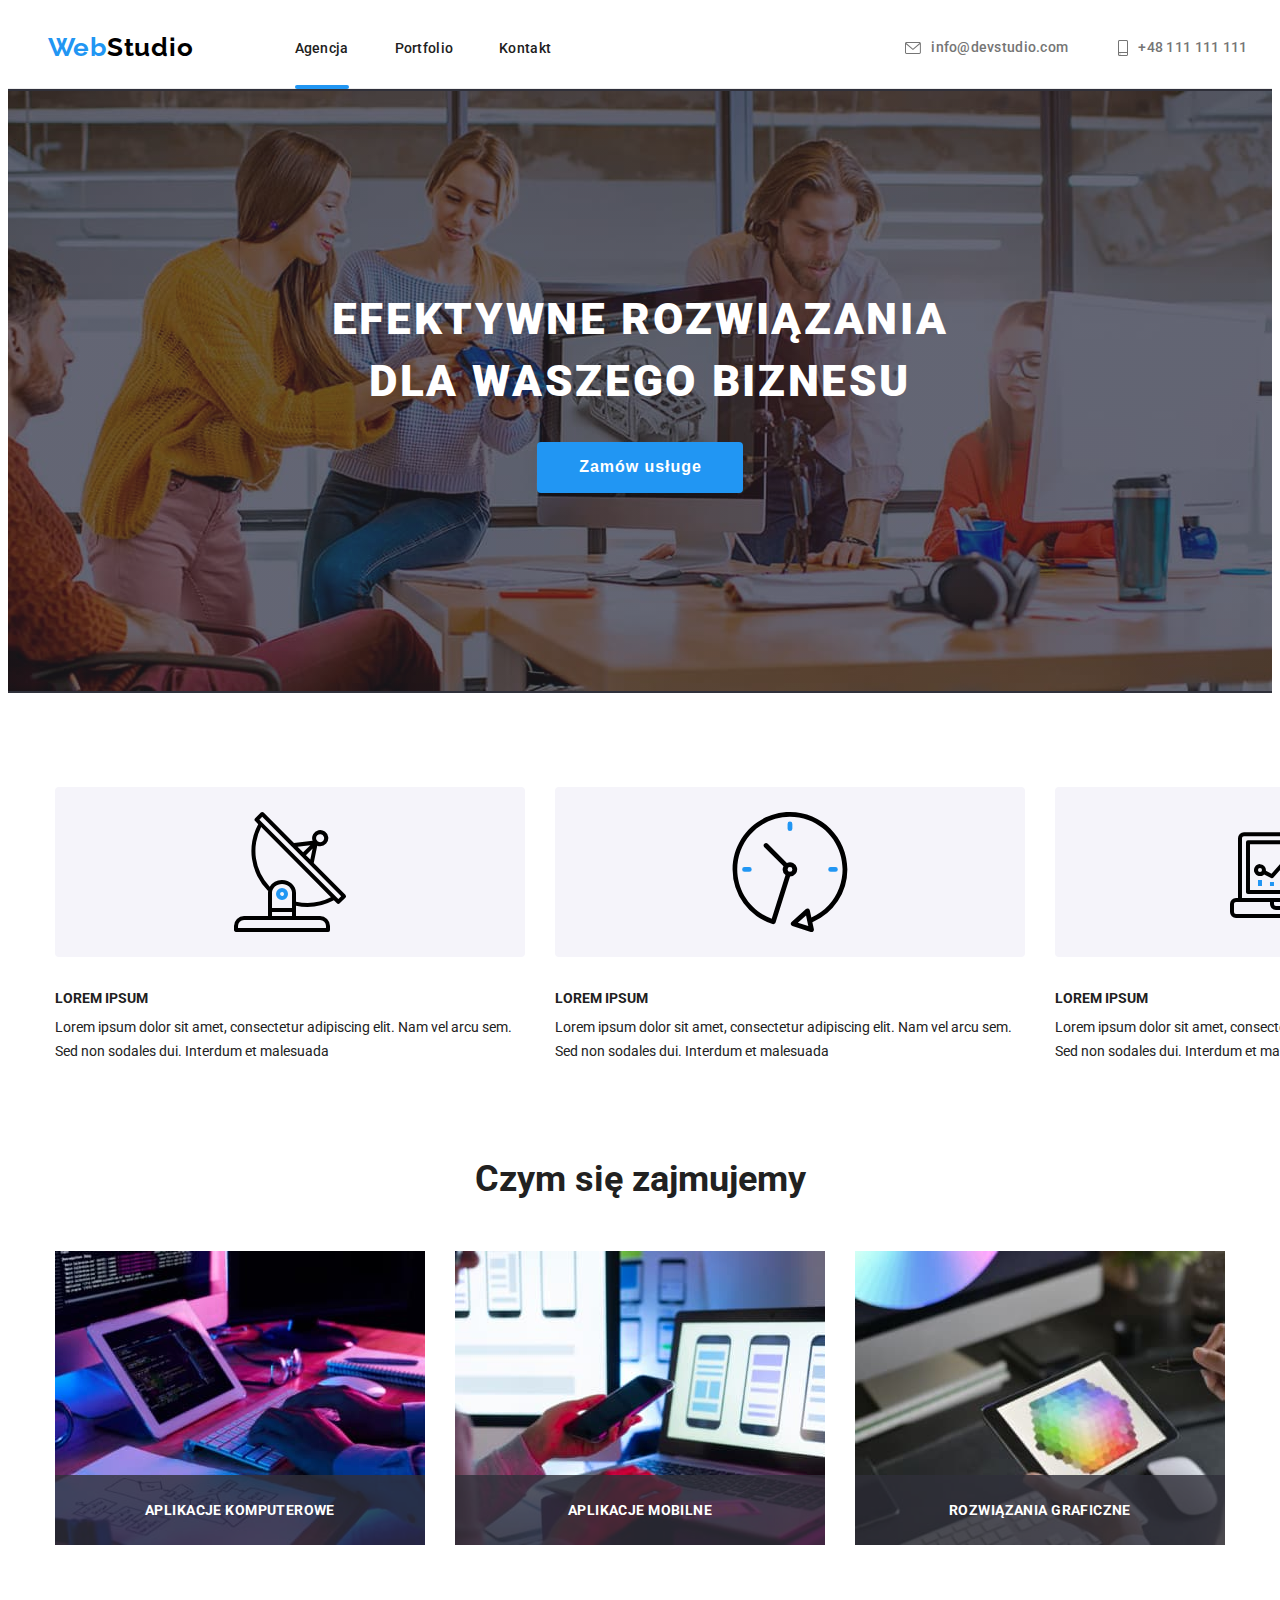
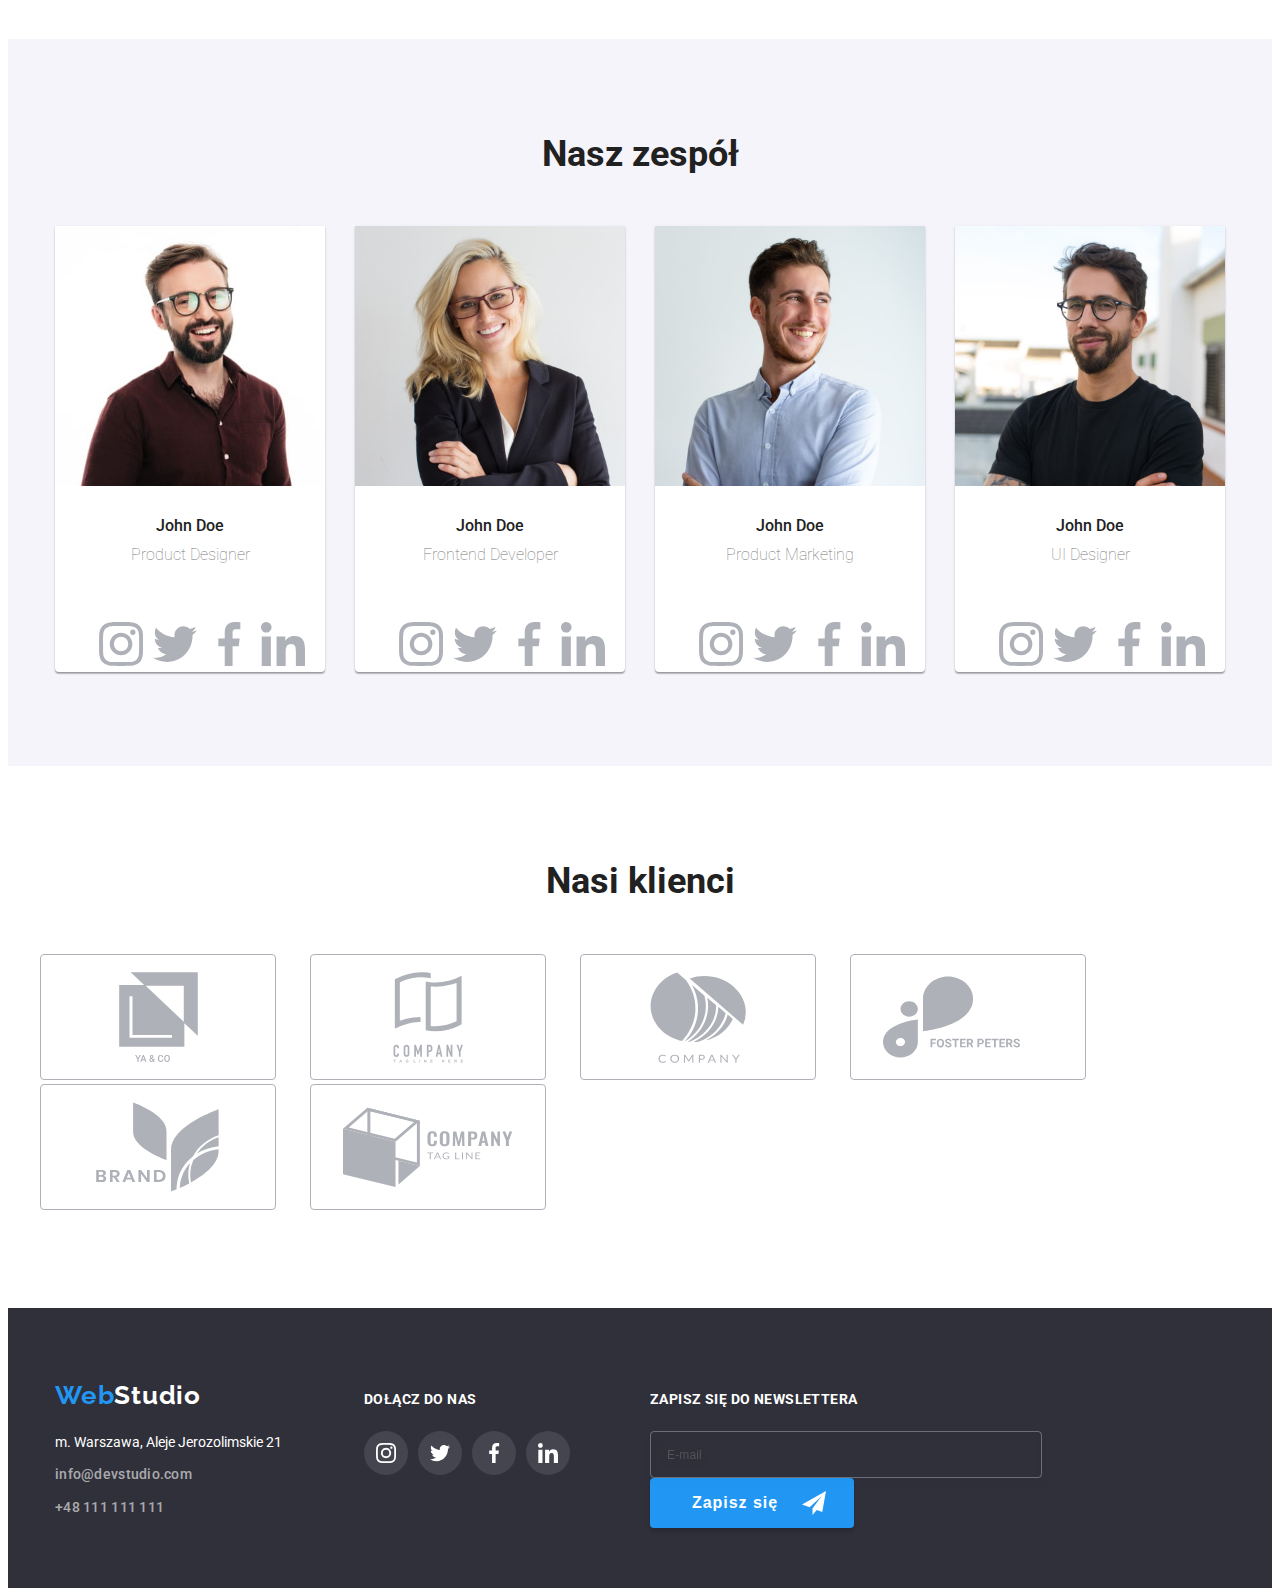
<file: index.html>
<!DOCTYPE html>
<html lang="pl">
  <head>
    <meta charset="UTF-8" />
    <meta http-equiv="X-UA-Compatible" content="IE=edge" />
    <meta name="viewport" content="width=device-width, initial-scale=1.0" />
    <title>Zadanie domowe #1</title>
    <link
      rel="stylesheet"
      href="https://cdnjs.cloudflare.com/ajax/libs/modern-normalize/1.1.0/modern-normalize.min.css"
      integrity="sha512-wpPYUAdjBVSE4KJnH1VR1HeZfpl1ub8YT/NKx4PuQ5NmX2tKuGu6U/JRp5y+Y8XG2tV+wKQpNHVUX03MfMFn9Q=="
      crossorigin="anonymous"
      referrerpolicy="no-referrer"
    />
    <link href="./css/styles.css" rel="stylesheet" />
    <link rel="preconnect" href="https://fonts.googleapis.com" />
    <link rel="preconnect" href="https://fonts.gstatic.com" crossorigin />
    <link
      href="https://fonts.googleapis.com/css2?family=Raleway:ital,wght@0,700;1,700&display=swap"
      rel="stylesheet"
    />
    <link rel="preconnect" href="https://fonts.googleapis.com" />
    <link rel="preconnect" href="https://fonts.gstatic.com" crossorigin />
    <link
      href="https://fonts.googleapis.com/css2?family=Raleway:ital,wght@0,700;1,700&family=Roboto:wght@400;500;700;900&display=swap"
      rel="stylesheet"
    />
  </head>
  <body>
    <header class="header">
      <div class="container">
        <a class="logo" href="index.html"><span class="logo-color">Web</span>Studio</a>
        <nav>
          <ul class="nav-list">
            <li><a class="nav-list-item active" href="index.html">Agencja</a></li>
            <li><a class="nav-list-item" href="portfolio.html">Portfolio</a></li>
            <li><a class="nav-list-item" href="#">Kontakt</a></li>
          </ul>
        </nav>
        <div class="contact">
          <a class="contact-links" href="mailto:info@devstudio.com">
            <svg class="contact-icon" width="16" height="12">
              <use href="./images/icons.svg#icon-envelope"></use>
            </svg>
            info@devstudio.com
          </a>
          <a class="contact-links" href="tel:+48111111111">
            <svg class="contact-icon" width="10" height="16">
              <use href="./images/icons.svg#icon-smartphone"></use>
            </svg>
            +48 111 111 111
          </a>
        </div>
      </div>
    </header>
    <main>
      <section class="first-section section">
        <div class="first-section-bg">
          <div class="container">
            <h1 class="main-heading">
              EFEKTYWNE ROZWIĄZANIA <br />
              DLA WASZEGO BIZNESU
            </h1>
            <button class="main-button" data-modal-open type="button">Zamów usługe</button>
            <div class="backdrop is-hidden" data-modal>
              <div class="modal">
                <button class="close-button" data-modal-close type="button">
                  <svg class="close-icon" width="30" height="30">
                    <use href="./images/icons.svg#icon-vector"></use>
                  </svg>
                </button>
                <p>Zostaw swoje dane w formularzu poniżej</p>
                <form>
                  <label for="username"> Imie </label>
                  <div class="form-area">
                    <svg width="12" height="12">
                      <use href="./images/icons.svg#contact-icon"></use>
                    </svg>
                    <input type="text" id="username" name="username" />
                  </div>
                  <label for="telephone"> Telefon </label>
                  <div class="form-area">
                    <svg width="13" height="13">
                      <use href="./images/icons.svg#icon-telephone"></use>
                    </svg>
                    <input type="text" id="telephone" name="telephone" />
                  </div>
                  <label for="email"> Email </label>
                  <div class="form-area">
                    <svg width="15" height="12">
                      <use href="./images/icons.svg#icon-email"></use>
                    </svg>
                    <input type="text" id="email" name="email" />
                  </div>
                  <label>
                    Komentarz
                    <textarea
                      class="comment-area"
                      id="comment"
                      rows="4"
                      name="comennt"
                      placeholder="Wprowadź tekst"
                    >
                    </textarea>
                  </label>
                </form>
                <div class="form-licens">
                  <label class="form-licens-checkbox">
                    <input class="checkbox" type="checkbox" name="acept" />
                    <span class="checkbox-icon">
                      <svg width="16" height="15">
                        <use href="./images/icons.svg#icon-check"></use>
                      </svg>
                    </span>
                  </label>
                  <span>
                    Oświadczam iż akceptuję <a class="form-links" href="#">Regulamin</a> i
                    <a class="form-links" href="#">Politykę Prywatności.</a>
                  </span>
                </div>
                <button class="button-send" type="submit">Wyślij</button>
              </div>
            </div>
          </div>
        </div>
      </section>
      <section class="our-strength section">
        <div class="container">
          <ul class="our-strength-list">
            <li class="our-strength-list-item">
              <svg class="our-strength-icon" width="70" height="70">
                <use href="./images/icons.svg#icon-antenna"></use>
              </svg>
              <h3>LOREM IPSUM</h3>
              <p>
                Lorem ipsum dolor sit amet, consectetur adipiscing elit. Nam vel arcu sem. Sed non
                sodales dui. Interdum et malesuada
              </p>
            </li>
            <li class="our-strength-list-item">
              <svg class="our-strength-icon" width="70" height="70">
                <use href="./images/icons.svg#icon-clock"></use>
              </svg>
              <h3>LOREM IPSUM</h3>
              <p>
                Lorem ipsum dolor sit amet, consectetur adipiscing elit. Nam vel arcu sem. Sed non
                sodales dui. Interdum et malesuada
              </p>
            </li>
            <li class="our-strength-list-item">
              <svg class="our-strength-icon" width="70" height="70">
                <use href="./images/icons.svg#icon-diagram"></use>
              </svg>
              <h3>LOREM IPSUM</h3>
              <p>
                Lorem ipsum dolor sit amet, consectetur adipiscing elit. Nam vel arcu sem. Sed non
                sodales dui. Interdum et malesuada
              </p>
            </li>
            <li class="our-strength-list-item">
              <svg class="our-strength-icon" width="70" height="70">
                <use href="./images/icons.svg#icon-astronaut"></use>
              </svg>
              <h3>LOREM IPSUM</h3>
              <p>
                Lorem ipsum dolor sit amet, consectetur adipiscing elit. Nam vel arcu sem. Sed non
                sodales dui. Interdum et malesuada
              </p>
            </li>
          </ul>
        </div>
      </section>
      <section class="what-we-do section">
        <div class="container">
          <h2>Czym się zajmujemy</h2>
          <div class="what-we-do-list">
            <figure class="what-we-do-item">
              <img src="./images/img1.jpg" alt="Kodowanie programu" width="370" height="294" />
              <figcaption class="what-we-do-description">Aplikacje komputerowe</figcaption>
            </figure>
            <figure class="what-we-do-item">
              <img
                src="./images/img2.jpg"
                alt="Testowanie aplikacji mobilnej"
                width="370"
                height="294"
              />
              <figcaption class="what-we-do-description">Aplikacje mobilne</figcaption>
            </figure>
            <figure class="what-we-do-item">
              <img src="./images/img3.jpg" alt="Tablet z paletą kolorów" width="370" height="294" />
              <figcaption class="what-we-do-description">Rozwiązania graficzne</figcaption>
            </figure>
          </div>
        </div>
      </section>
      <section class="our-team section">
        <div class="container">
          <h2>Nasz zespół</h2>
          <div class="our-team-list">
            <figure class="our-team-item">
              <img src="./images/img4.jpg" alt="zdjęcie John doe" width="270" height="260" />
              <figcaption>
                <h4>John Doe</h4>
                <p>Product Designer</p>
                <div class="our-team-icon-list">
                  <a class="our-team-social" href="#">
                    <svg class="our-team-icon" width="44" height="44">
                      <use href="./images/icons.svg#icon-instagram"></use>
                    </svg>
                  </a>
                  <a class="our-team-social" href="#">
                    <svg class="our-team-icon" width="44" height="44">
                      <use href="./images/icons.svg#icon-twitter"></use>
                    </svg>
                  </a>
                  <a class="our-team-social" href="#">
                    <svg class="our-team-icon" width="44" height="44">
                      <use href="./images/icons.svg#icon-facebook"></use>
                    </svg>
                  </a>
                  <a class="our-team-social" href="#">
                    <svg class="our-team-icon" width="44" height="44">
                      <use href="./images/icons.svg#icon-linkedin"></use>
                    </svg>
                  </a>
                </div>
              </figcaption>
            </figure>
            <figure class="our-team-item">
              <img src="./images/img5.jpg" alt="zdjęcie John doe" width="270" height="260" />
              <figcaption>
                <h4>John Doe</h4>
                <p>Frontend Developer</p>
                <div class="our-team-icon-list">
                  <a class="our-team-social" href="#">
                    <svg class="our-team-icon" width="44" height="44">
                      <use href="./images/icons.svg#icon-instagram"></use>
                    </svg>
                  </a>
                  <a class="our-team-social" href="#">
                    <svg class="our-team-icon" width="44" height="44">
                      <use href="./images/icons.svg#icon-twitter"></use>
                    </svg>
                  </a>
                  <a class="our-team-social" href="#">
                    <svg class="our-team-icon" width="44" height="44">
                      <use href="./images/icons.svg#icon-facebook"></use>
                    </svg>
                  </a>
                  <a class="our-team-social" href="#">
                    <svg class="our-team-icon" width="44" height="44">
                      <use href="./images/icons.svg#icon-linkedin"></use>
                    </svg>
                  </a>
                </div>
              </figcaption>
            </figure>
            <figure class="our-team-item">
              <img src="./images/img6.jpg" alt="zdjęcie John doe" width="270" height="260" />
              <figcaption>
                <h4>John Doe</h4>
                <p>Product Marketing</p>
                <div class="our-team-icon-list">
                  <a class="our-team-social" href="#">
                    <svg class="our-team-icon" width="44" height="44">
                      <use href="./images/icons.svg#icon-instagram"></use>
                    </svg>
                  </a>
                  <a class="our-team-social" href="#">
                    <svg class="our-team-icon" width="44" height="44">
                      <use href="./images/icons.svg#icon-twitter"></use>
                    </svg>
                  </a>
                  <a class="our-team-social" href="#">
                    <svg class="our-team-icon" width="44" height="44">
                      <use href="./images/icons.svg#icon-facebook"></use>
                    </svg>
                  </a>
                  <a class="our-team-social" href="#">
                    <svg class="our-team-icon" width="44" height="44">
                      <use href="./images/icons.svg#icon-linkedin"></use>
                    </svg>
                  </a>
                </div>
              </figcaption>
            </figure>
            <figure class="our-team-item">
              <img src="images/img7.jpg" alt="zdjęcie John doe" width="270" height="260" />
              <figcaption>
                <h4>John Doe</h4>
                <p>UI Designer</p>
                <div class="our-team-icon-list">
                  <a class="our-team-social" href="#">
                    <svg class="our-team-icon" width="44" height="44">
                      <use href="./images/icons.svg#icon-instagram"></use>
                    </svg>
                  </a>
                  <a class="our-team-social" href="#">
                    <svg class="our-team-icon" width="44" height="44">
                      <use href="./images/icons.svg#icon-twitter"></use>
                    </svg>
                  </a>
                  <a class="our-team-social" href="#">
                    <svg class="our-team-icon" width="44" height="44">
                      <use href="./images/icons.svg#icon-facebook"></use>
                    </svg>
                  </a>
                  <a class="our-team-social" href="#">
                    <svg class="our-team-icon" width="44" height="44">
                      <use href="./images/icons.svg#icon-linkedin"></use>
                    </svg>
                  </a>
                </div>
              </figcaption>
            </figure>
          </div>
        </div>
      </section>
      <section class="our-customers section">
        <div class="container">
          <h2>Nasi klienci</h2>
          <svg class="icon" width="41" height="46">
            <use href="./images/icons.svg#icon-group"></use>
          </svg>
          <svg class="icon" width="40" height="52">
            <use href="./images/icons.svg#icon-group1"></use>
          </svg>
          <svg class="icon" width="43" height="41">
            <use href="./images/icons.svg#icon-group2"></use>
          </svg>
          <svg class="icon" width="84" height="40">
            <use href="./images/icons.svg#icon-group3"></use>
          </svg>
          <svg class="icon" width="62" height="45">
            <use href="./images/icons.svg#icon-group4"></use>
          </svg>
          <svg class="icon" width="94" height="44">
            <use href="./images/icons.svg#icon-group5"></use>
          </svg>
        </div>
      </section>
    </main>
    <footer class="footer">
      <div class="container">
        <div class="address-blok">
          <a class="logo" href="index.html"
            ><span class="logo-color">Web</span><span class="logo-color-sec">Studio</span></a
          >
          <address>
            <p>m. Warszawa, Aleje Jerozolimskie 21</p>
            <a class="contact-links" href="mailto:info@devstudio.com">info@devstudio.com</a>
            <a class="contact-links" href="tel:+48111111111 ">+48 111 111 111</a>
          </address>
        </div>
        <div class="social">
          <p class="footer-p">Dołącz do nas</p>
          <div class="social-list-icon">
            <a class="social-link" href="#">
              <svg class="social-icon" width="44" height="44">
                <use href="./images/icons.svg#icon-instagram"></use>
              </svg>
            </a>
            <a class="social-link" href="#">
              <svg class="social-icon" width="44" height="44">
                <use href="./images/icons.svg#icon-twitter"></use>
              </svg>
            </a>
            <a class="social-link" href="#">
              <svg class="social-icon" width="44" height="44">
                <use href="./images/icons.svg#icon-facebook"></use>
              </svg>
            </a>
            <a class="social-link" href="#">
              <svg class="social-icon" width="44" height="44">
                <use href="./images/icons.svg#icon-linkedin"></use>
              </svg>
            </a>
          </div>
        </div>
        <div>
          <p class="footer-p">Zapisz się do newslettera</p>
          <label>
            <input class="footer-input" type="text" name="email" placeholder="E-mail" />
          </label>
          <button class="button-footer" type="submit">
            <span class="text-send">Zapisz się</span>
            <svg width="24" height="24">
              <use href="./images/icons.svg#icon-send"></use>
            </svg>
          </button>
        </div>
      </div>
    </footer>
    <script src="./js/modal.js"></script>
  </body>
</html>
</file>
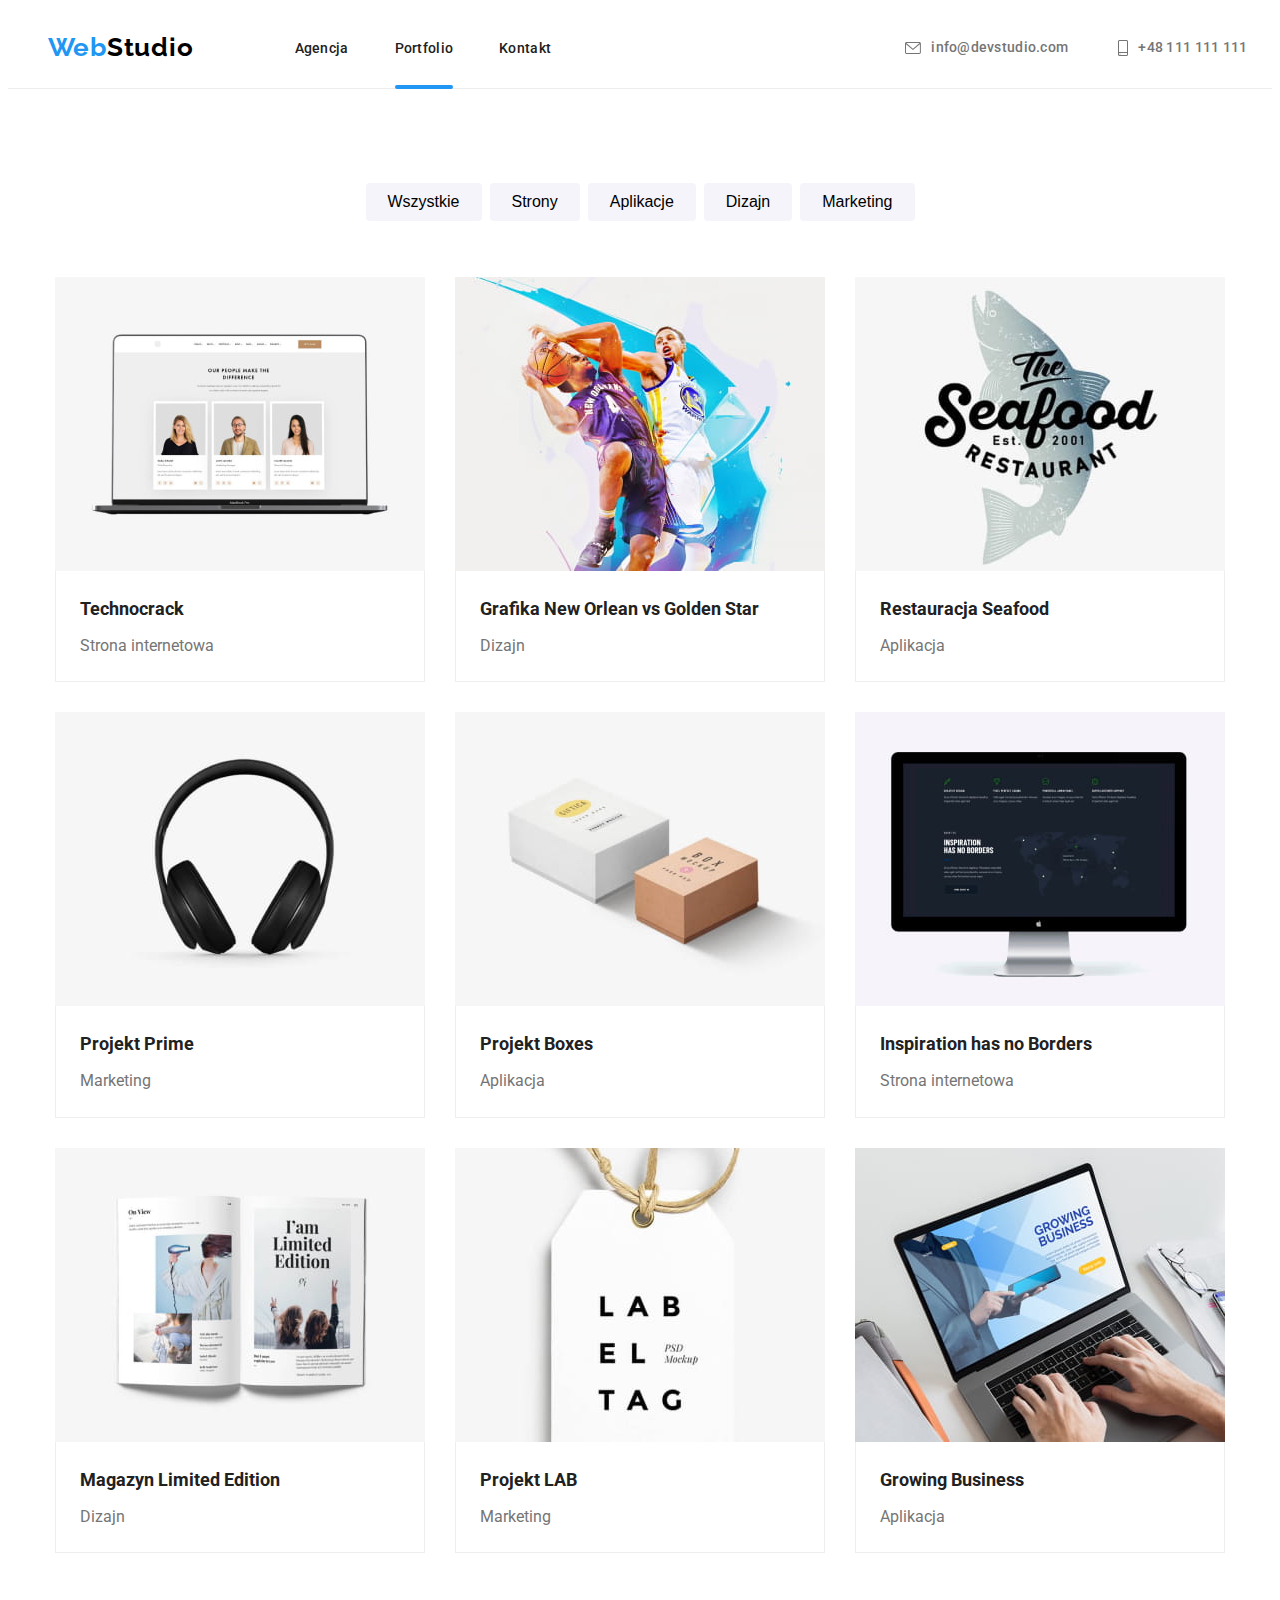
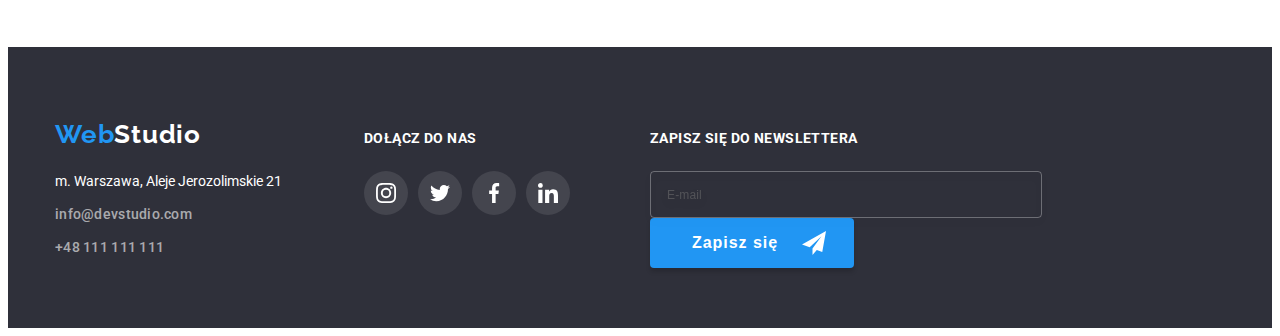
<file: portfolio.html>
<!DOCTYPE html>
<html lang="pl">
  <head>
    <meta charset="UTF-8" />
    <meta http-equiv="X-UA-Compatible" content="IE=edge" />
    <meta name="viewport" content="width=device-width, initial-scale=1.0" />
    <title>Portfolio</title>
    <link
      rel="stylesheet"
      href="https://cdnjs.cloudflare.com/ajax/libs/modern-normalize/1.1.0/modern-normalize.min.css"
      integrity="sha512-wpPYUAdjBVSE4KJnH1VR1HeZfpl1ub8YT/NKx4PuQ5NmX2tKuGu6U/JRp5y+Y8XG2tV+wKQpNHVUX03MfMFn9Q=="
      crossorigin="anonymous"
      referrerpolicy="no-referrer"
    />
    <link href="./css/styles.css" rel="stylesheet" />
    <link rel="preconnect" href="https://fonts.googleapis.com" />
    <link rel="preconnect" href="https://fonts.gstatic.com" crossorigin />
    <link
      href="https://fonts.googleapis.com/css2?family=Raleway:ital,wght@0,700;1,700&display=swap"
      rel="stylesheet"
    />
    <link rel="preconnect" href="https://fonts.googleapis.com" />
    <link rel="preconnect" href="https://fonts.gstatic.com" crossorigin />
    <link
      href="https://fonts.googleapis.com/css2?family=Raleway:ital,wght@0,700;1,700&family=Roboto:wght@400;500;700;900&display=swap"
      rel="stylesheet"
    />
  </head>
  <body>
    <header class="header">
      <div class="container">
        <a class="logo" href="index.html"><span class="logo-color">Web</span>Studio</a>
        <nav>
          <ul class="nav-list">
            <li><a class="nav-list-item" href="index.html">Agencja</a></li>
            <li><a class="nav-list-item active" href="portfolio.html">Portfolio</a></li>
            <li><a class="nav-list-item" href="#">Kontakt</a></li>
          </ul>
        </nav>
        <div class="contact">
          <a class="contact-links" href="mailto:info@devstudio.com">
            <svg class="contact-icon" width="16" height="12">
              <use href="./images/icons.svg#icon-envelope"></use>
            </svg>
            info@devstudio.com
          </a>
          <a class="contact-links" href="tel:+48111111111">
            <svg class="contact-icon" width="10" height="16">
              <use href="./images/icons.svg#icon-smartphone"></use>
            </svg>
            +48 111 111 111
          </a>
        </div>
      </div>
    </header>
    <section class="button-section section">
      <div class="container">
        <ul class="buttons-list">
          <li><button type="button">Wszystkie</button></li>
          <li><button type="button">Strony</button></li>
          <li><button type="button">Aplikacje</button></li>
          <li><button type="button">Dizajn</button></li>
          <li><button type="button">Marketing</button></li>
        </ul>
      </div>
    </section>
    <section class="portfolio-section section">
      <div class="container">
        <figure class="portfolio-section-item">
          <div class="portfolio-section-object">
            <img
              src="./images/portfolio1.jpg"
              alt="Laptop z stroną internetową"
              width="370"
              height="294"
            />
            <p class="information">
              Technocrack jest popularną platformą wykorzystywaną do rozpowszechniania koronawirusa.
              Firmy wykorzystują tę platformę do celów szpiegowskich i ataków na niezabezpieczone
              serwery konkurencji
            </p>
          </div>

          <figcaption class="portfolio-section-description">
            <h4>Technocrack</h4>
            <p>Strona internetowa</p>
          </figcaption>
        </figure>
        <figure class="portfolio-section-item">
          <div class="portfolio-section-object">
            <img
              src="./images/portfolio2.jpg"
              alt="Dwóch koszykarzy jeden z zepołu New Orlean, drugi z Golden Star"
              width="370"
              height="294"
            />
            <p class="information">
              Technocrack jest popularną platformą wykorzystywaną do rozpowszechniania koronawirusa.
              Firmy wykorzystują tę platformę do celów szpiegowskich i ataków na niezabezpieczone
              serwery konkurencji
            </p>
          </div>

          <figcaption class="portfolio-section-description">
            <h4>Grafika New Orlean vs Golden Star</h4>
            <p>Dizajn</p>
          </figcaption>
        </figure>
        <figure class="portfolio-section-item">
          <div class="portfolio-section-object">
            <img
              src="./images/portfolio3.jpg"
              alt="Logo restauracji z daniami z owoców morza"
              width="370"
              height="294"
            />
            <p class="information">
              Technocrack jest popularną platformą wykorzystywaną do rozpowszechniania koronawirusa.
              Firmy wykorzystują tę platformę do celów szpiegowskich i ataków na niezabezpieczone
              serwery konkurencji
            </p>
          </div>

          <figcaption class="portfolio-section-description">
            <h4>Restauracja Seafood</h4>
            <p>Aplikacja</p>
          </figcaption>
        </figure>
        <figure class="portfolio-section-item">
          <div class="portfolio-section-object">
            <img
              src="./images/portfolio4.jpg"
              alt="Słuchwki nauszne bezprzewodowe"
              width="370"
              height="294"
            />
            <p class="information">
              Technocrack jest popularną platformą wykorzystywaną do rozpowszechniania koronawirusa.
              Firmy wykorzystują tę platformę do celów szpiegowskich i ataków na niezabezpieczone
              serwery konkurencji
            </p>
          </div>

          <figcaption class="portfolio-section-description">
            <h4>Projekt Prime</h4>
            <p>Marketing</p>
          </figcaption>
        </figure>
        <figure class="portfolio-section-item">
          <div class="portfolio-section-object">
            <img
              src="./images/portfolio5.jpg"
              alt="Białe i szare pudełko"
              width="370"
              height="294"
            />
            <p class="information">
              Technocrack jest popularną platformą wykorzystywaną do rozpowszechniania koronawirusa.
              Firmy wykorzystują tę platformę do celów szpiegowskich i ataków na niezabezpieczone
              serwery konkurencji
            </p>
          </div>

          <figcaption class="portfolio-section-description">
            <h4>Projekt Boxes</h4>
            <p>Aplikacja</p>
          </figcaption>
        </figure>
        <figure class="portfolio-section-item">
          <div class="portfolio-section-object">
            <img
              src="./images/portfolio6.jpg"
              alt="Strona internetowa z grafiką mapy świata"
              width="370"
              height="294"
            />
            <p class="information">
              Technocrack jest popularną platformą wykorzystywaną do rozpowszechniania koronawirusa.
              Firmy wykorzystują tę platformę do celów szpiegowskich i ataków na niezabezpieczone
              serwery konkurencji
            </p>
          </div>

          <figcaption class="portfolio-section-description">
            <h4>Inspiration has no Borders</h4>
            <p>Strona internetowa</p>
          </figcaption>
        </figure>
        <figure class="portfolio-section-item">
          <div class="portfolio-section-object">
            <img src="./images/portfolio7.jpg" alt="Design gazety" width="370" height="294" />
            <p class="information">
              Technocrack jest popularną platformą wykorzystywaną do rozpowszechniania koronawirusa.
              Firmy wykorzystują tę platformę do celów szpiegowskich i ataków na niezabezpieczone
              serwery konkurencji
            </p>
          </div>

          <figcaption class="portfolio-section-description">
            <h4>Magazyn Limited Edition</h4>
            <p>Dizajn</p>
          </figcaption>
        </figure>
        <figure class="portfolio-section-item">
          <div class="portfolio-section-object">
            <img
              src="./images/portfolio8.jpg"
              alt="Etykieta z logiem firmy LAB"
              width="370"
              height="294"
            />
            <p class="information">
              Technocrack jest popularną platformą wykorzystywaną do rozpowszechniania koronawirusa.
              Firmy wykorzystują tę platformę do celów szpiegowskich i ataków na niezabezpieczone
              serwery konkurencji
            </p>
          </div>

          <figcaption class="portfolio-section-description">
            <h4>Projekt LAB</h4>
            <p>Marketing</p>
          </figcaption>
        </figure>
        <figure class="portfolio-section-item">
          <div class="portfolio-section-object">
            <img
              src="./images/portfolio9.jpg"
              alt="Strona aplikacji biznesowej"
              width="370"
              height="294"
            />
            <p class="information">
              Technocrack jest popularną platformą wykorzystywaną do rozpowszechniania koronawirusa.
              Firmy wykorzystują tę platformę do celów szpiegowskich i ataków na niezabezpieczone
              serwery konkurencji
            </p>
          </div>

          <figcaption class="portfolio-section-description">
            <h4>Growing Business</h4>
            <p>Aplikacja</p>
          </figcaption>
        </figure>
      </div>
    </section>
    <footer class="footer">
      <div class="container">
        <div class="address-blok">
          <a class="logo" href="index.html"
            ><span class="logo-color">Web</span><span class="logo-color-sec">Studio</span></a
          >
          <address>
            <p>m. Warszawa, Aleje Jerozolimskie 21</p>
            <a class="contact-links" href="mailto:info@devstudio.com">info@devstudio.com</a>
            <a class="contact-links" href="tel:+48111111111 ">+48 111 111 111</a>
          </address>
        </div>
        <div class="social">
          <p class="footer-p">Dołącz do nas</p>
          <div class="social-list-icon">
            <a class="social-link" href="#">
              <svg class="social-icon" width="44" height="44">
                <use href="./images/icons.svg#icon-instagram"></use>
              </svg>
            </a>
            <a class="social-link" href="#">
              <svg class="social-icon" width="44" height="44">
                <use href="./images/icons.svg#icon-twitter"></use>
              </svg>
            </a>
            <a class="social-link" href="#">
              <svg class="social-icon" width="44" height="44">
                <use href="./images/icons.svg#icon-facebook"></use>
              </svg>
            </a>
            <a class="social-link" href="#">
              <svg class="social-icon" width="44" height="44">
                <use href="./images/icons.svg#icon-linkedin"></use>
              </svg>
            </a>
          </div>
        </div>
        <div>
          <p class="footer-p">Zapisz się do newslettera</p>
          <label>
            <input class="footer-input" type="text" name="email" placeholder="E-mail" />
          </label>
          <button class="button-footer" type="button">
            <span class="text-send">Zapisz się</span>
            <svg width="24" height="24">
              <use href="./images/icons.svg#icon-send"></use>
            </svg>
          </button>
        </div>
      </div>
    </footer>
  </body>
</html>
</file>
<file: css/styles.css>
:root {
  --logo-color-primary: #000000;
  --brand-logo-color: #2196f3;
  --section-bg-primary: #2f303a;
  --section-bg-secondary: #f5f4fa;
  --brand-color-white: #ffffff;
  --text-color: #757575;
  --text-color-main: #212121;
  --footer-link-color: rgba(255, 255, 255, 0.6);
  --bg-image-color: rgba(47, 48, 58, 0.4);
  --ikon-color: #afb1b8;
}
body {
  font-family: 'Roboto', sans-serif;
  background: var(--brand-color-white);
  color: var(--text-color-main);
}
a {
  text-decoration: none;
}
h2 {
  margin-top: 0;
  margin-bottom: 50px;
  text-align: center;
  line-height: 1.2;
  font-size: 36px;
}
img {
  display: block;
}
p,
h1,
h3,
h4,
ul {
  margin: 0;
  padding: 0;
}
.container {
  width: 1200px;
  margin: 0 auto;
  padding: 0;
}
.section {
  padding-top: 94px;
  padding-bottom: 94px;
}
/* <-- Header --> */
.header {
  border-bottom: 1px solid #ececec;
}
.header > .container {
  display: flex;
  align-items: center;
  justify-content: space-between;
  padding-left: 15px;
  padding-top: 24px;
  padding-bottom: 25px;
}
.logo {
  color: var(--logo-color-primary);
  font-family: 'Raleway';
  font-weight: 700;
  font-size: 26px;
  line-height: 1.2;
  letter-spacing: 0.03em;
  margin-right: 93px;
}
.logo-color {
  color: var(--brand-logo-color);
}
.logo-color-sec {
  color: var(--brand-color-white);
}
.active {
  position: relative;
}
.active::after {
  position: absolute;
  content: '';
  display: block;
  background-color: var(--brand-logo-color);
  width: 100%;
  height: 4px;
  border-radius: 2px;
  margin-top: 28px;
}
.nav-list {
  list-style-type: none;
  display: flex;
  margin: 0;
  padding: 0;
}
.nav-list > li {
  padding: 0;
  margin: 0;
}
.nav-list-item {
  color: var(--text-color-main);
  font-weight: 500;
  font-size: 14px;
  line-height: 1.1;
  margin-right: 46px;
  letter-spacing: 0.02em;

  transition-property: color;
  transition-duration: 250ms;
  transition-timing-function: cubic-bezier(0.4, 0, 0.2, 1);
}
.nav-list:last-child {
  margin-right: 300px;
}
.nav-list-item:focus,
.nav-list-item:hover {
  color: var(--brand-logo-color);
}
.contact {
  display: flex;
}

.contact-links {
  display: flex;
  align-items: center;
  color: var(--text-color);
  font-weight: 500;
  font-size: 14px;
  line-height: 1.1;
  letter-spacing: 0.02em;

  transition-property: color, fill;
  transition-duration: 250ms;
  transition-timing-function: cubic-bezier(0.4, 0, 0.2, 1);
}
.contact-links:hover,
.contact-links:focus {
  color: var(--brand-logo-color);
  fill: var(--brand-logo-color);
}
.contact-links:first-child {
  margin-right: 50px;
}
.contact-links:last-child {
  margin-right: 27x;
}
.contact-icon {
  fill: var(--text-color);
  margin-right: 10px;
  display: block;
  transition-property: color, fill;
  transition-duration: 250ms;
  transition-timing-function: cubic-bezier(0.4, 0, 0.2, 1);
}
.contact-links:hover .contact-icon,
.contact-links:focus .contact-icon {
  color: var(--brand-logo-color);
  fill: var(--brand-logo-color);
}

/* <-- First-section--> */

.backdrop {
  position: fixed;
  left: 0;
  right: 0;
  top: 0;
  bottom: 0;
  width: 100%;
  height: 100%;
  background-color: rgba(0, 0, 0, 0.2);
  transition: visibility 250ms linear, opacity 250ms linear;
}
.is-hidden {
  visibility: hidden;
  opacity: 0;
  pointer-events: none;
}
.modal {
  position: absolute;
  display: flex;
  flex-direction: column;
  justify-content: center;
  transition: transform 250ms linear;
  padding: 16px 32px 18px 32px;
  top: 50%;
  left: 50%;
  width: 528px;
  height: 581px;
  padding: 8px;
  transform: translate(-50%, -50%) scale(1) rotate(0deg);
  background-color: var(--brand-color-white);
  box-shadow: 0px 1px 3px rgba(0, 0, 0, 0.12), 0px 1px 1px rgba(0, 0, 0, 0.14),
    0px 2px 1px rgba(0, 0, 0, 0.2);
  border-radius: 4px;
}
.close-button {
  cursor: pointer;
  display: flex;
  align-self: flex-end;
  width: 30px;
  height: 30px;
  background-color: var(--brand-color-white);
  border: 1px solid rgba(0, 0, 0, 0.1);
  border-radius: 50%;
}
.close-icon {
  display: block;
  padding: 3px;
  fill: var(--logo-color-primary);
}
.modal form {
  padding: 0 40px;
  align-items: center;
}
.modal p {
  text-align: center;
  padding: 2px 40px 2px 40px;
  font-weight: 700;
  font-size: 20px;
  line-height: 1.15;
  letter-spacing: 0.03em;
}
.modal label {
  display: flex;
  flex-direction: column;
  padding-top: 10px;
  padding-bottom: 4px;
  color: var(--text-color);
  font-weight: 400;
  font-size: 12px;
}
.form-area {
  display: block;
  border: 1px solid rgba(33, 33, 33, 0.2);
  border-radius: 4px;
  padding: 11px 0 11px 12px;
  transition-property: border-color, fill;
  transition-duration: 250ms;
  transition-timing-function: cubic-bezier(0.4, 0, 0.2, 1);
}

.form-area:focus-within {
  border-color: var(--brand-logo-color);
  fill: var(--brand-logo-color);
}

.form-area input {
  border: none;
  outline: none;
  padding-left: 12px;
}
.form-area input:focus {
  outline: none;
}
.comment-area {
  margin-top: 4px;
  padding: 12px 16px;
  resize: none;
  outline: none;
  color: var(--text-color);
  border: 1px solid rgba(33, 33, 33, 0.2);
  border-radius: 4px;
  transition-property: border-color;
  transition-duration: 250ms;
  transition-timing-function: cubic-bezier(0.4, 0, 0.2, 1);
}

.comment-area:focus-within {
  border-color: var(--brand-logo-color);
}
::placeholder {
  color: rgba(117, 117, 117, 0.5);
  font-weight: 400;
  font-size: 12px;
  line-height: 1.1;
  letter-spacing: 0.01em;
}
.form-licens {
  display: flex;
  align-items: baseline;
  padding: 20px 45px 30px 45px;
  color: var(--text-color);
  font-weight: 400;
  font-size: 14px;
  line-height: 1.7;
  letter-spacing: 0.03em;
  column-gap: 8px;
}
.form-licens-checkbox {
  top: 3px;
  position: relative;
  display: flex;
  align-items: center;
  width: 16px;
  height: 15px;
  border-radius: 2px;
}
.checkbox {
  position: absolute;
  width: 100%;
  height: 100%;
  clip: rect(1px 1px 1px 1px);
}
.checkbox-icon {
  display: inline-flex;
  align-items: center;
  width: 16px;
  height: 15px;
  fill: var(--brand-color-white);
  background-color: var(--brand-color-white);
  border-radius: 2px;
  border: 2px solid var(--logo-color-primary);
  cursor: pointer;
  padding: 3px 1px 2px 2px;
  transition-property: border-color, color, fill;
  transition-duration: 250ms;
  transition-timing-function: cubic-bezier(0.4, 0, 0.2, 1);
}
.checkbox:checked + .checkbox-icon {
  background-color: var(--brand-logo-color);
  border-color: var(--brand-logo-color);
  fill: var(--brand-color-white);
  stroke: var(--brand-color-white);
  stroke-width: 0.2px;
}

.form-links {
  color: var(--brand-logo-color);
  text-decoration: underline;
}
.button-send {
  display: flex;
  align-self: center;
  text-align: center;
  padding: 10px 76px;
  color: var(--brand-color-white);
  background-color: var(--brand-logo-color);
  box-shadow: 0px 4px 4px rgba(0, 0, 0, 0.15);
  border-radius: 4px;
  border: none;
  margin-bottom: 40px;
}
.is-hidden .modal {
  transform: translate(-50%, -50%) scale(1) rotate(90deg);
}

.first-section {
  background: var(--section-bg-primary);
  padding: 0;
}
.first-section-bg {
  background-image: linear-gradient(to bottom, var(--bg-image-color), var(--bg-image-color)),
    url(../images/first-section-bg.jpg);
  background-size: 1600px 600px;
  background-repeat: no-repeat;
  background-position: center;
  padding-top: 200px;
  padding-bottom: 200px;
}
.first-section .container {
  display: flex;
  flex-direction: column;
  align-items: center;
}
.main-heading {
  color: var(--brand-color-white);
  font-weight: 900;
  font-size: 44px;
  line-height: 1.4;
  letter-spacing: 0.06em;
  text-align: center;
  text-transform: uppercase;
  margin-bottom: 30px;
}
.main-button {
  cursor: pointer;
  text-align: center;
  font-size: 16px;
  font-weight: 700;
  line-height: 1.9;
  letter-spacing: 0.06em;
  color: var(--brand-color-white);
  background: var(--brand-logo-color);
  border: none;
  border-radius: 4px;
  padding: 10px 41px 10px 42px;
}
/* <-- Our-strength --> */
.our-strength {
  padding-bottom: 0;
}
.our-strength-icon {
  margin-bottom: 30px;
  display: inline-block;
  justify-content: center;
  padding: 25px 100px;
  width: 270px;
  height: 120px;
  background: var(--section-bg-secondary);
  border-radius: 4px;
}
.our-strength-list {
  list-style-type: none;
  display: flex;
}
.our-strength-list-item {
  margin: 0 15px;
}
.our-strength-list h3 {
  line-height: 1.1;
  font-size: 14px;
  margin-bottom: 10px;
}
.our-strength-list p {
  font-size: 14px;
  line-height: 1.7;
}
/* <-- What-we-do --> */
.what-we-do {
  margin: 0;
}
.what-we-do-list {
  display: flex;
}
.what-we-do-item {
  display: inline-flex;
  position: relative;
  margin: 0;
  padding: 0;
  margin-right: 15px;
  margin-left: 15px;
}
.what-we-do-description {
  position: absolute;
  left: 0;
  right: 0;
  bottom: 0;
  padding: 27px;
  color: var(--brand-color-white);
  background: rgba(47, 48, 58, 0.8);
  font-weight: 700;
  font-size: 14px;
  text-align: center;
  letter-spacing: 0.03em;
  text-transform: uppercase;
}
/* <--Our-team --> */
.our-team {
  background-color: var(--section-bg-secondary);
  min-width: 1200px;
}
.our-team-list {
  display: flex;
  text-align: center;
}
.our-team-item {
  margin: 0 15px;
  background-color: var(--brand-color-white);
  box-shadow: 0px 1px 3px rgba(0, 0, 0, 0.12), 0px 1px 1px rgba(0, 0, 0, 0.14),
    0px 2px 1px rgba(0, 0, 0, 0.2);
  border-radius: 0px 0px 4px 4px;
}
.our-team-icon-list {
  display: flex;
  justify-content: center;
  align-items: center;
  padding: 16px 32px 18px 32px;
}
.our-team-social {
  width: 44px;
  height: 44px;
  margin-right: 10px;
  border-radius: 50%;
  background-color: transparent;

  transition-property: background-color, border-radius;
  transition-duration: 250ms;
  transition-timing-function: cubic-bezier(0.4, 0, 0.2, 1);
}
.our-team-social:hover,
.our-team-social:focus {
  background-color: var(--brand-logo-color);
  border-radius: 50%;
}
.our-team-icon {
  display: block;
  padding: 12px;
  fill: var(--ikon-color);
  transition-property: fill;
  transition-duration: 250ms;
  transition-timing-function: cubic-bezier(0.4, 0, 0.2, 1);
}
.our-team-icon:hover,
.our-team-icon:focus {
  fill: var(--brand-color-white);
}
.our-team-social:focus .our-team-icon {
  fill: var(--brand-color-white);
}
.our-team-social:last-child {
  margin: 0;
}
.our-team h4 {
  line-height: 1.2;
  font-weight: 500;
  margin-top: 30px;
  margin-bottom: 10px;
}
.our-team p {
  color: var(--text-color);
  font-size: 16px;
  font-weight: 1.2;
  margin-bottom: 30px;
}

.icon {
  fill: var(--ikon-color);
  display: inline-block;
  justify-content: center;
  margin-right: 30px;
  width: 170px;
  height: 92px;
  border: 1px solid var(--ikon-color);
  border-radius: 4px;
  padding: 16px 32px;

  transition-property: fill, border;
  transition-duration: 250ms;
  transition-timing-function: cubic-bezier(0.4, 0, 0.2, 1);
}
.icon:last-child {
  margin: 0;
}
.icon:hover,
.icon:focus {
  fill: var(--brand-logo-color);
  border: 1px solid var(--brand-logo-color);
}
/* <-- Footer--> */
.footer {
  min-width: 1200px;
  background-color: var(--section-bg-primary);
  padding-top: 60px;
  padding-bottom: 60px;
}
.footer .container {
  display: flex;
  align-items: baseline;
}
.address-blok,
.social {
  display: inline-block;
  margin-right: 70px;
}
.address-blok {
  padding-left: 15px;
}
.footer p {
  line-height: 1.7;
  font-size: 14px;
  color: var(--brand-color-white);
  font-style: normal;
  padding-top: 20px;
}
.footer .contact-links {
  color: var(--footer-link-color);
  font-size: 14px;
  line-height: 1.7;
  font-style: normal;
  margin-top: 9px;
  transition-property: color;
  transition-duration: 250ms;
  transition-timing-function: cubic-bezier(0.4, 0, 0.2, 1);
}
.footer .contact-links:hover,
.footer .contact-links:focus {
  color: var(--brand-logo-color);
}
.footer-p {
  font-weight: 700;
  line-height: 1.1;
  letter-spacing: 0.03em;
  text-transform: uppercase;
  margin: 0;
  padding-bottom: 20px;
}
.social-list-icon {
  display: flex;
}
.social-link {
  margin-right: 10px;
  display: flex;
  justify-content: center;
  align-items: center;
  width: 44px;
  height: 44px;
  border-radius: 50%;
  background: rgba(255, 255, 255, 0.1);
  transition-property: background-color;
  transition-duration: 250ms;
  transition-timing-function: cubic-bezier(0.4, 0, 0.2, 1);
}
.social-link:hover,
.social-link:focus {
  background-color: var(--brand-logo-color);
}
.social-icon {
  display: block;
  fill: var(--brand-color-white);
  padding: 12px;
}
.footer-input {
  margin-right: 15px;
  width: 358px;
  padding: 15px 16px 15px 16px;
  background-color: transparent;
  border: 1px solid rgba(255, 255, 255, 0.3);
  filter: drop-shadow(0px 4px 4px rgba(0, 0, 0, 0.15));
  border-radius: 4px;
}
.button-footer {
  display: inline-flex;
  align-items: center;
  text-align: center;
  margin: 0;
  padding: 10px 28px 10px 42px;
  background-color: var(--brand-logo-color);
  box-shadow: 0px 4px 4px rgba(0, 0, 0, 0.15);
  border-radius: 4px;
  border: none;
  fill: var(--brand-color-white);
}
.text-send {
  align-items: center;
  color: var(--brand-color-white);
  font-weight: 700;
  font-size: 16px;
  line-height: 1.88;
  letter-spacing: 0.06em;
  margin-right: 24px;
}

/* <--Portfolio--> */
.button-section {
  padding-bottom: 56px;
}
.buttons-list {
  list-style-type: none;
  display: flex;
  justify-content: center;
  gap: 8px;
}
.buttons-list button {
  font-size: 16px;
  line-height: 1.6;
  cursor: pointer;
  text-align: center;
  font-weight: 500;
  background-color: var(--section-bg-secondary);
  border-radius: 4px;
  border: none;
  padding: 6px 22px;

  transition-property: color, background-color, box-shadow, border-radius;
  transition-duration: 250ms;
  transition-timing-function: cubic-bezier(0.4, 0, 0.2, 1);
}
.buttons-list button:focus,
.buttons-list button:hover {
  color: var(--brand-color-white);
  background-color: var(--brand-logo-color);
  box-shadow: 0px 3px 1px rgba(0, 0, 0, 0.1), 0px 1px 2px rgba(0, 0, 0, 0.08),
    0px 2px 2px rgba(0, 0, 0, 0.12);
  border-radius: 4px;
}
.portfolio-section {
  padding-top: 0;
}
.portfolio-section .container {
  display: flex;
  flex-wrap: wrap;
  justify-content: center;
  row-gap: 30px;
  column-gap: 30px;
  padding-top: 0;
}
.portfolio-section-item {
  margin: 0;
  padding: 0;
  transition-property: box-shadow;
  transition-duration: 250ms;
  transition-timing-function: cubic-bezier(0.4, 0, 0.2, 1);
}
.portfolio-section-item:focus,
.portfolio-section-item:hover {
  box-shadow: 0px 1px 1px rgba(0, 0, 0, 0.12), 0px 4px 4px rgba(0, 0, 0, 0.06),
    1px 4px 6px rgba(0, 0, 0, 0.16);
}
.portfolio-section-object {
  position: relative;
  overflow: hidden;
}
.information {
  margin: 0;
  position: absolute;
  left: 0;
  top: 0;
  right: 0;
  bottom: 0;
  padding: 49px 45px 49px 24px;
  color: var(--section-bg-secondary);
  background: rgba(33, 150, 243, 0.9);
  font-size: 18px;
  line-height: 1.5;
  letter-spacing: 0.03em;
  transform: translateY(100%);
  transition-property: transform;
  transition-duration: 250ms;
  transition-timing-function: cubic-bezier(0.4, 0, 0.2, 1);
}
.portfolio-section-item:hover .information,
.portfolio-section-item:focus .information {
  transform: translateY(0);
}
.portfolio-section-description {
  margin: 0;
  padding: 20px 24px;
  border-right: 1px solid #eeeeee;
  border-left: 1px solid #eeeeee;
  border-bottom: 1px solid #eeeeee;
}
.portfolio-section-description h4 {
  line-height: 2;
  font-size: 18px;
  margin-bottom: 4px;
}
.portfolio-section-description p {
  line-height: 1.9;
  color: var(--text-color);
}
</file>
